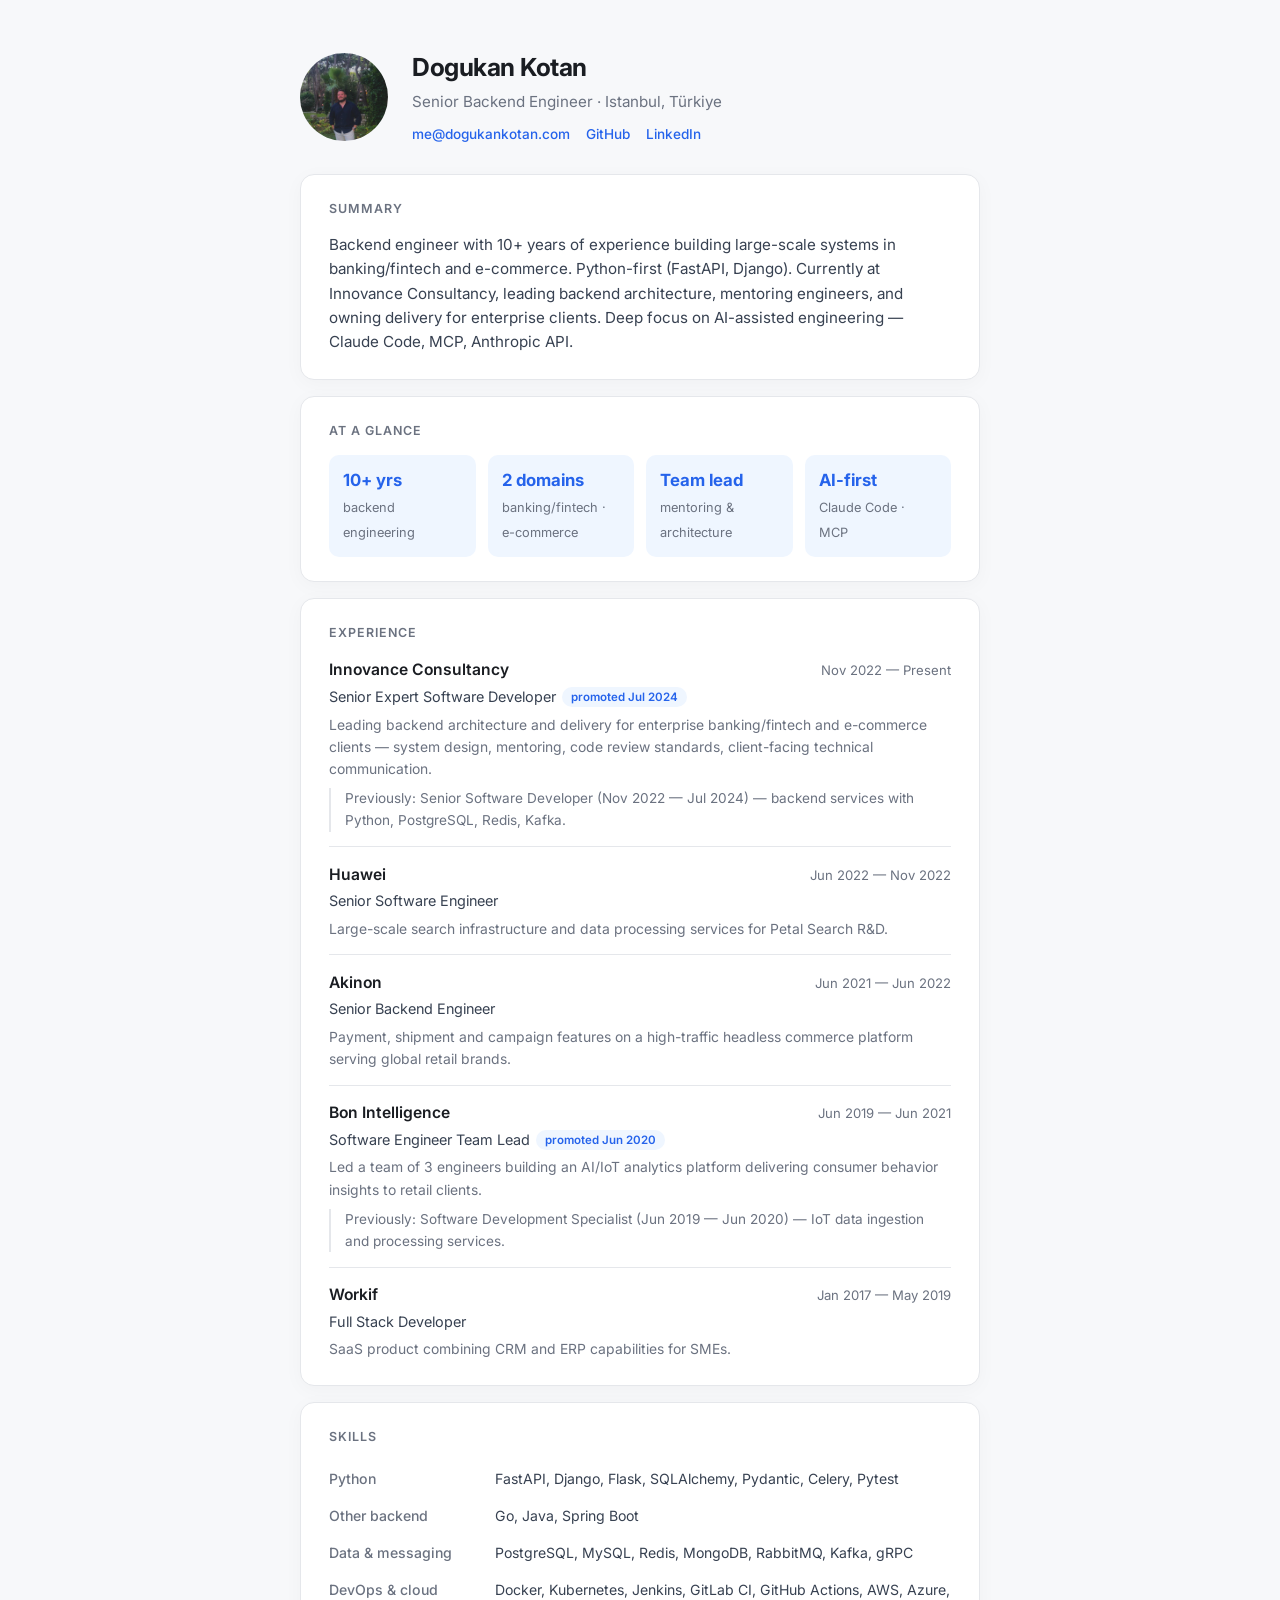
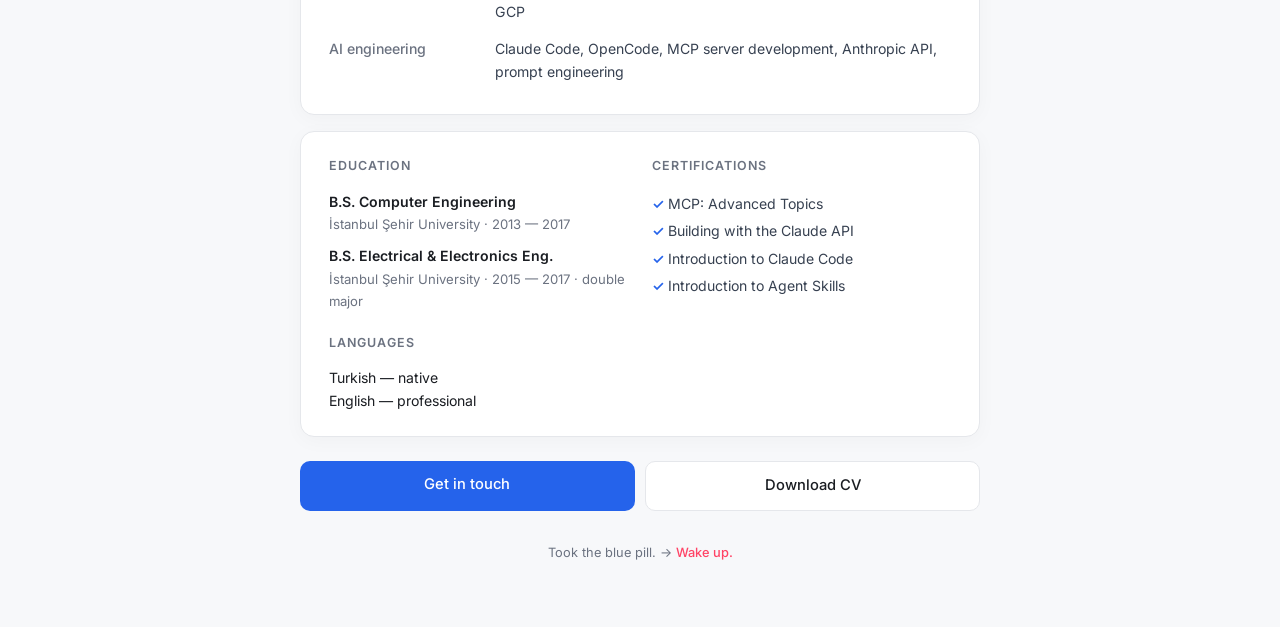
<file: blue.html>
<!DOCTYPE html>
<html lang="en">
<head>
    <meta charset="UTF-8">
    <meta name="viewport" content="width=device-width, initial-scale=1.0">
    <title>Dogukan Kotan — Senior Backend Engineer</title>
    <link rel="preconnect" href="https://fonts.googleapis.com">
    <link rel="preconnect" href="https://fonts.gstatic.com" crossorigin>
    <link href="https://fonts.googleapis.com/css2?family=Inter:wght@400;500;600;700&display=swap" rel="stylesheet">
    <style>
        *, *::before, *::after { box-sizing: border-box; margin: 0; padding: 0; }

        :root {
            --bg: #f7f8fa;
            --card: #ffffff;
            --text: #1a1d22;
            --muted: #6b7280;
            --line: #e5e7eb;
            --blue: #2563eb;
            --blue-soft: #eff6ff;
        }

        body {
            background: var(--bg);
            color: var(--text);
            font-family: 'Inter', -apple-system, sans-serif;
            line-height: 1.6;
            padding: 3rem 1.25rem 4rem;
        }

        .page {
            max-width: 680px;
            margin: 0 auto;
        }

        /* ── Header ── */
        .header {
            display: flex;
            align-items: center;
            gap: 1.5rem;
            margin-bottom: 1.75rem;
        }

        .avatar {
            width: 88px;
            height: 88px;
            border-radius: 50%;
            object-fit: cover;
            flex-shrink: 0;
        }

        h1 {
            font-size: 1.55rem;
            font-weight: 700;
            letter-spacing: -0.02em;
        }

        .role {
            color: var(--muted);
            font-size: 0.95rem;
            margin-top: 0.15rem;
        }

        .contact-row {
            display: flex;
            flex-wrap: wrap;
            gap: 0.4rem 1rem;
            margin-top: 0.6rem;
            font-size: 0.85rem;
        }

        .contact-row a {
            color: var(--blue);
            text-decoration: none;
            font-weight: 500;
        }

        .contact-row a:hover { text-decoration: underline; }

        /* ── Sections ── */
        section {
            background: var(--card);
            border: 1px solid var(--line);
            border-radius: 14px;
            padding: 1.5rem 1.75rem;
            margin-bottom: 1rem;
            box-shadow: 0 4px 20px rgba(0, 0, 0, 0.03);
        }

        h2 {
            font-size: 0.78rem;
            font-weight: 600;
            text-transform: uppercase;
            letter-spacing: 0.08em;
            color: var(--muted);
            margin-bottom: 0.9rem;
        }

        .summary { font-size: 0.95rem; color: #374151; }

        /* ── Highlights ── */
        .highlights {
            display: grid;
            grid-template-columns: repeat(auto-fit, minmax(140px, 1fr));
            gap: 0.75rem;
        }

        .highlight {
            background: var(--blue-soft);
            border-radius: 10px;
            padding: 0.75rem 0.9rem;
        }

        .highlight strong {
            display: block;
            font-size: 1.05rem;
            font-weight: 700;
            color: var(--blue);
        }

        .highlight span {
            font-size: 0.8rem;
            color: var(--muted);
        }

        /* ── Experience ── */
        .job { padding: 0.9rem 0; border-bottom: 1px solid var(--line); }
        .job:first-of-type { padding-top: 0; }
        .job:last-child { border-bottom: none; padding-bottom: 0; }

        .job-head {
            display: flex;
            justify-content: space-between;
            align-items: baseline;
            gap: 1rem;
            flex-wrap: wrap;
        }

        .job-company { font-weight: 600; font-size: 0.98rem; }
        .job-dates { color: var(--muted); font-size: 0.82rem; white-space: nowrap; }

        .job-role {
            font-size: 0.9rem;
            color: #374151;
            margin-top: 0.15rem;
        }

        .promoted {
            display: inline-block;
            background: var(--blue-soft);
            color: var(--blue);
            font-size: 0.72rem;
            font-weight: 600;
            border-radius: 999px;
            padding: 0.05rem 0.55rem;
            margin-left: 0.4rem;
            vertical-align: 1px;
        }

        .job-desc {
            font-size: 0.87rem;
            color: var(--muted);
            margin-top: 0.35rem;
        }

        .job-prev {
            font-size: 0.85rem;
            color: var(--muted);
            margin-top: 0.5rem;
            padding-left: 0.9rem;
            border-left: 2px solid var(--line);
        }

        /* ── Skills ── */
        .skill-row {
            display: grid;
            grid-template-columns: 150px 1fr;
            gap: 1rem;
            padding: 0.45rem 0;
            font-size: 0.88rem;
        }

        .skill-row dt { color: var(--muted); font-weight: 500; }
        .skill-row dd { color: #374151; }

        /* ── Footer grid: education / languages ── */
        .meta-grid {
            display: grid;
            grid-template-columns: 1fr 1fr;
            gap: 1.5rem;
        }

        @media (max-width: 540px) {
            .meta-grid { grid-template-columns: 1fr; }
            .skill-row { grid-template-columns: 1fr; gap: 0.1rem; }
            .header { flex-direction: column; text-align: center; }
            .contact-row { justify-content: center; }
        }

        .meta-item { font-size: 0.88rem; }
        .meta-item .t { font-weight: 600; }
        .meta-item .s { color: var(--muted); font-size: 0.82rem; }

        ul.plain { list-style: none; }
        ul.plain li { font-size: 0.88rem; color: #374151; padding: 0.15rem 0; }
        ul.plain li::before { content: '✓ '; color: var(--blue); font-weight: 600; }

        /* ── CTA ── */
        .links {
            display: flex;
            flex-wrap: wrap;
            gap: 0.65rem;
            margin-top: 1.5rem;
        }

        .links a {
            flex: 1 1 140px;
            text-align: center;
            padding: 0.75rem 1rem;
            border-radius: 10px;
            text-decoration: none;
            font-size: 0.92rem;
            font-weight: 500;
            transition: transform 0.15s ease, background 0.15s ease;
        }

        .links a:hover { transform: translateY(-2px); }

        .btn-primary { background: var(--blue); color: #fff; }
        .btn-primary:hover { background: #1d4ed8; }

        .btn-ghost {
            background: var(--card);
            color: var(--text);
            border: 1px solid var(--line);
        }
        .btn-ghost:hover { background: #f3f4f6; }

        .back {
            margin-top: 2rem;
            font-size: 0.8rem;
            color: var(--muted);
            text-align: center;
        }
        .back a { color: #ff4466; text-decoration: none; font-weight: 500; }
        .back a:hover { text-decoration: underline; }
    </style>
</head>
<body>
    <main class="page">

        <div class="header">
            <img src="images/me.jpeg" alt="Dogukan Kotan" class="avatar">
            <div>
                <h1>Dogukan Kotan</h1>
                <p class="role">Senior Backend Engineer · Istanbul, Türkiye</p>
                <div class="contact-row">
                    <a href="mailto:me@dogukankotan.com">me@dogukankotan.com</a>
                    <a href="https://github.com/dogukankotan" target="_blank" rel="noopener noreferrer">GitHub</a>
                    <a href="https://www.linkedin.com/in/dogukankotan/" target="_blank" rel="noopener noreferrer">LinkedIn</a>
                </div>
            </div>
        </div>

        <section>
            <h2>Summary</h2>
            <p class="summary">
                Backend engineer with 10+ years of experience building large-scale systems in
                banking/fintech and e-commerce. Python-first (FastAPI, Django). Currently at
                Innovance Consultancy, leading backend architecture, mentoring engineers, and
                owning delivery for enterprise clients. Deep focus on AI-assisted engineering —
                Claude Code, MCP, Anthropic API.
            </p>
        </section>

        <section>
            <h2>At a glance</h2>
            <div class="highlights">
                <div class="highlight"><strong>10+ yrs</strong><span>backend engineering</span></div>
                <div class="highlight"><strong>2 domains</strong><span>banking/fintech · e-commerce</span></div>
                <div class="highlight"><strong>Team lead</strong><span>mentoring &amp; architecture</span></div>
                <div class="highlight"><strong>AI-first</strong><span>Claude Code · MCP</span></div>
            </div>
        </section>

        <section>
            <h2>Experience</h2>

            <div class="job">
                <div class="job-head">
                    <span class="job-company">Innovance Consultancy</span>
                    <span class="job-dates">Nov 2022 — Present</span>
                </div>
                <p class="job-role">Senior Expert Software Developer<span class="promoted">promoted Jul 2024</span></p>
                <p class="job-desc">
                    Leading backend architecture and delivery for enterprise banking/fintech and
                    e-commerce clients — system design, mentoring, code review standards, client-facing
                    technical communication.
                </p>
                <p class="job-prev">Previously: Senior Software Developer (Nov 2022 — Jul 2024) — backend services with Python, PostgreSQL, Redis, Kafka.</p>
            </div>

            <div class="job">
                <div class="job-head">
                    <span class="job-company">Huawei</span>
                    <span class="job-dates">Jun 2022 — Nov 2022</span>
                </div>
                <p class="job-role">Senior Software Engineer</p>
                <p class="job-desc">Large-scale search infrastructure and data processing services for Petal Search R&amp;D.</p>
            </div>

            <div class="job">
                <div class="job-head">
                    <span class="job-company">Akinon</span>
                    <span class="job-dates">Jun 2021 — Jun 2022</span>
                </div>
                <p class="job-role">Senior Backend Engineer</p>
                <p class="job-desc">Payment, shipment and campaign features on a high-traffic headless commerce platform serving global retail brands.</p>
            </div>

            <div class="job">
                <div class="job-head">
                    <span class="job-company">Bon Intelligence</span>
                    <span class="job-dates">Jun 2019 — Jun 2021</span>
                </div>
                <p class="job-role">Software Engineer Team Lead<span class="promoted">promoted Jun 2020</span></p>
                <p class="job-desc">Led a team of 3 engineers building an AI/IoT analytics platform delivering consumer behavior insights to retail clients.</p>
                <p class="job-prev">Previously: Software Development Specialist (Jun 2019 — Jun 2020) — IoT data ingestion and processing services.</p>
            </div>

            <div class="job">
                <div class="job-head">
                    <span class="job-company">Workif</span>
                    <span class="job-dates">Jan 2017 — May 2019</span>
                </div>
                <p class="job-role">Full Stack Developer</p>
                <p class="job-desc">SaaS product combining CRM and ERP capabilities for SMEs.</p>
            </div>
        </section>

        <section>
            <h2>Skills</h2>
            <dl>
                <div class="skill-row"><dt>Python</dt><dd>FastAPI, Django, Flask, SQLAlchemy, Pydantic, Celery, Pytest</dd></div>
                <div class="skill-row"><dt>Other backend</dt><dd>Go, Java, Spring Boot</dd></div>
                <div class="skill-row"><dt>Data &amp; messaging</dt><dd>PostgreSQL, MySQL, Redis, MongoDB, RabbitMQ, Kafka, gRPC</dd></div>
                <div class="skill-row"><dt>DevOps &amp; cloud</dt><dd>Docker, Kubernetes, Jenkins, GitLab CI, GitHub Actions, AWS, Azure, GCP</dd></div>
                <div class="skill-row"><dt>AI engineering</dt><dd>Claude Code, OpenCode, MCP server development, Anthropic API, prompt engineering</dd></div>
            </dl>
        </section>

        <section>
            <div class="meta-grid">
                <div>
                    <h2>Education</h2>
                    <p class="meta-item"><span class="t">B.S. Computer Engineering</span><br>
                    <span class="s">İstanbul Şehir University · 2013 — 2017</span></p>
                    <p class="meta-item" style="margin-top:0.6rem"><span class="t">B.S. Electrical &amp; Electronics Eng.</span><br>
                    <span class="s">İstanbul Şehir University · 2015 — 2017 · double major</span></p>

                    <h2 style="margin-top:1.25rem">Languages</h2>
                    <p class="meta-item">Turkish — native<br>English — professional</p>
                </div>
                <div>
                    <h2>Certifications</h2>
                    <ul class="plain">
                        <li>MCP: Advanced Topics</li>
                        <li>Building with the Claude API</li>
                        <li>Introduction to Claude Code</li>
                        <li>Introduction to Agent Skills</li>
                    </ul>
                </div>
            </div>
        </section>

        <div class="links">
            <a href="mailto:me@dogukankotan.com" class="btn-primary">Get in touch</a>
            <a href="cv.html" target="_blank" rel="noopener noreferrer" class="btn-ghost">Download CV</a>
        </div>

        <p class="back">
            Took the blue pill. → <a href="index.html">Wake up.</a>
        </p>
    </main>
</body>
</html>
</file>
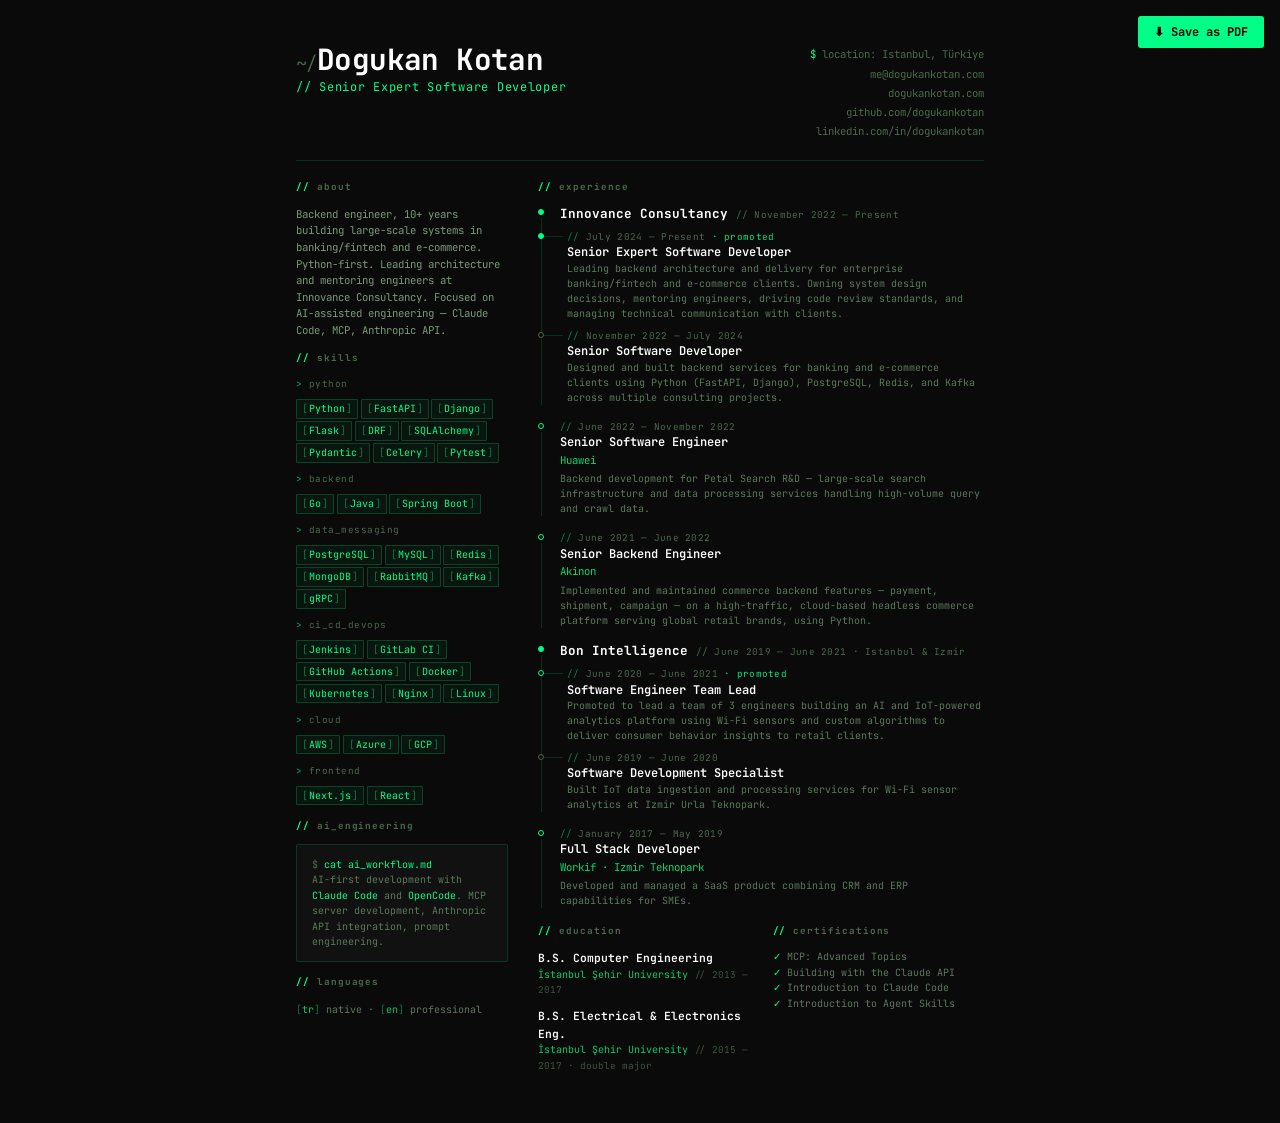
<file: cv.html>
<!DOCTYPE html>
<html lang="en">
<head>
    <meta charset="UTF-8">
    <meta name="viewport" content="width=device-width, initial-scale=1.0">
    <title>Dogukan Kotan — CV</title>
    <link rel="preconnect" href="https://fonts.googleapis.com">
    <link rel="preconnect" href="https://fonts.gstatic.com" crossorigin>
    <link href="https://fonts.googleapis.com/css2?family=JetBrains+Mono:wght@300;400;500;600;700&display=swap" rel="stylesheet">
    <link rel="stylesheet" href="cv.css">
</head>
<body>

    <button class="print-btn">⬇ Save as PDF</button>

    <!-- Header -->
    <header class="cv-header">
        <div>
            <div class="cv-name"><span class="prompt">~/</span>Dogukan Kotan</div>
            <div class="cv-title">// Senior Expert Software Developer</div>
        </div>
        <div class="cv-contact">
            <div><span class="acc">$</span> location: Istanbul, Türkiye</div>
            <div><a href="mailto:me@dogukankotan.com">me@dogukankotan.com</a></div>
            <div><a href="https://dogukankotan.com">dogukankotan.com</a></div>
            <div><a href="https://github.com/dogukankotan">github.com/dogukankotan</a></div>
            <div><a href="https://linkedin.com/in/dogukankotan">linkedin.com/in/dogukankotan</a></div>
        </div>
    </header>

    <!-- Two-column body -->
    <div class="cv-body">

        <!-- LEFT COLUMN -->
        <div class="left">

            <span class="label">about</span>
            <p class="about-text">
                Backend engineer, 10+ years building large-scale systems in banking/fintech and e-commerce.
                Python-first. Leading architecture and mentoring engineers at Innovance Consultancy.
                Focused on AI-assisted engineering — Claude Code, MCP, Anthropic API.
            </p>

            <span class="label">skills</span>

            <div class="skill-group">
                <div class="skill-group-name">python</div>
                <div class="tags">
                    <span class="tag">Python</span>
                    <span class="tag">FastAPI</span>
                    <span class="tag">Django</span>
                    <span class="tag">Flask</span>
                    <span class="tag">DRF</span>
                    <span class="tag">SQLAlchemy</span>
                    <span class="tag">Pydantic</span>
                    <span class="tag">Celery</span>
                    <span class="tag">Pytest</span>
                </div>
            </div>

            <div class="skill-group">
                <div class="skill-group-name">backend</div>
                <div class="tags">
                    <span class="tag">Go</span>
                    <span class="tag">Java</span>
                    <span class="tag">Spring Boot</span>
                </div>
            </div>

            <div class="skill-group">
                <div class="skill-group-name">data_messaging</div>
                <div class="tags">
                    <span class="tag">PostgreSQL</span>
                    <span class="tag">MySQL</span>
                    <span class="tag">Redis</span>
                    <span class="tag">MongoDB</span>
                    <span class="tag">RabbitMQ</span>
                    <span class="tag">Kafka</span>
                    <span class="tag">gRPC</span>
                </div>
            </div>

            <div class="skill-group">
                <div class="skill-group-name">ci_cd_devops</div>
                <div class="tags">
                    <span class="tag">Jenkins</span>
                    <span class="tag">GitLab CI</span>
                    <span class="tag">GitHub Actions</span>
                    <span class="tag">Docker</span>
                    <span class="tag">Kubernetes</span>
                    <span class="tag">Nginx</span>
                    <span class="tag">Linux</span>
                </div>
            </div>

            <div class="skill-group">
                <div class="skill-group-name">cloud</div>
                <div class="tags">
                    <span class="tag">AWS</span>
                    <span class="tag">Azure</span>
                    <span class="tag">GCP</span>
                </div>
            </div>

            <div class="skill-group">
                <div class="skill-group-name">frontend</div>
                <div class="tags">
                    <span class="tag">Next.js</span>
                    <span class="tag">React</span>
                </div>
            </div>

            <span class="label">ai_engineering</span>
            <div class="vibe-block">
                <span><span class="p">$ </span><span class="hl">cat ai_workflow.md</span></span><br>
                AI-first development with <span class="hl">Claude Code</span> and
                <span class="hl">OpenCode</span>. MCP server development, Anthropic API
                integration, prompt engineering.
            </div>

            <span class="label">languages</span>
            <div class="lang-item"><span class="lang-code">tr</span> native · <span class="lang-code">en</span> professional</div>

        </div>

        <!-- RIGHT COLUMN -->
        <div class="right">

            <span class="label">experience</span>

            <div class="timeline-group">
                <div class="t-line"><div class="t-dot main"></div><div class="t-track"></div></div>
                <div>
                    <div class="t-company-header">Innovance Consultancy <span class="t-range">// November 2022 — Present</span></div>

                    <div class="t-role current">
                        <div class="t-meta">July 2024 — Present <span class="t-promoted">· promoted</span></div>
                        <div class="t-title">Senior Expert Software Developer</div>
                        <div class="t-desc">Leading backend architecture and delivery for enterprise banking/fintech and e-commerce clients. Owning system design decisions, mentoring engineers, driving code review standards, and managing technical communication with clients.</div>
                    </div>

                    <div class="t-role">
                        <div class="t-meta">November 2022 — July 2024</div>
                        <div class="t-title">Senior Software Developer</div>
                        <div class="t-desc">Designed and built backend services for banking and e-commerce clients using Python (FastAPI, Django), PostgreSQL, Redis, and Kafka across multiple consulting projects.</div>
                    </div>
                </div>
            </div>

            <div class="timeline-item">
                <div class="t-line"><div class="t-dot"></div><div class="t-track"></div></div>
                <div>
                    <div class="t-meta">June 2022 — November 2022</div>
                    <div class="t-title">Senior Software Engineer</div>
                    <div class="t-company">Huawei</div>
                    <div class="t-desc">Backend development for Petal Search R&amp;D — large-scale search infrastructure and data processing services handling high-volume query and crawl data.</div>
                </div>
            </div>

            <div class="timeline-item">
                <div class="t-line"><div class="t-dot"></div><div class="t-track"></div></div>
                <div>
                    <div class="t-meta">June 2021 — June 2022</div>
                    <div class="t-title">Senior Backend Engineer</div>
                    <div class="t-company">Akinon</div>
                    <div class="t-desc">Implemented and maintained commerce backend features — payment, shipment, campaign — on a high-traffic, cloud-based headless commerce platform serving global retail brands, using Python.</div>
                </div>
            </div>

            <div class="timeline-group">
                <div class="t-line"><div class="t-dot main"></div><div class="t-track"></div></div>
                <div>
                    <div class="t-company-header">Bon Intelligence <span class="t-range">// June 2019 — June 2021 · Istanbul &amp; Izmir</span></div>

                    <div class="t-role head">
                        <div class="t-meta">June 2020 — June 2021 <span class="t-promoted">· promoted</span></div>
                        <div class="t-title">Software Engineer Team Lead</div>
                        <div class="t-desc">Promoted to lead a team of 3 engineers building an AI and IoT-powered analytics platform using Wi-Fi sensors and custom algorithms to deliver consumer behavior insights to retail clients.</div>
                    </div>

                    <div class="t-role">
                        <div class="t-meta">June 2019 — June 2020</div>
                        <div class="t-title">Software Development Specialist</div>
                        <div class="t-desc">Built IoT data ingestion and processing services for Wi-Fi sensor analytics at Izmir Urla Teknopark.</div>
                    </div>
                </div>
            </div>

            <div class="timeline-item">
                <div class="t-line"><div class="t-dot"></div><div class="t-track"></div></div>
                <div>
                    <div class="t-meta">January 2017 — May 2019</div>
                    <div class="t-title">Full Stack Developer</div>
                    <div class="t-company">Workif · Izmir Teknopark</div>
                    <div class="t-desc">Developed and managed a SaaS product combining CRM and ERP capabilities for SMEs.</div>
                </div>
            </div>

            <div class="bottom-grid">
                <div>
                    <span class="label">education</span>
                    <div class="edu-item">
                        <div class="edu-degree">B.S. Computer Engineering</div>
                        <div class="edu-school">İstanbul Şehir University <span class="edu-year">// 2013 — 2017</span></div>
                    </div>
                    <div class="edu-item">
                        <div class="edu-degree">B.S. Electrical &amp; Electronics Eng.</div>
                        <div class="edu-school">İstanbul Şehir University <span class="edu-year">// 2015 — 2017 · double major</span></div>
                    </div>
                </div>
                <div>
                    <span class="label">certifications</span>
                    <div class="cert-item">MCP: Advanced Topics</div>
                    <div class="cert-item">Building with the Claude API</div>
                    <div class="cert-item">Introduction to Claude Code</div>
                    <div class="cert-item">Introduction to Agent Skills</div>
                </div>
            </div>

        </div>
    </div>

    <script src="cv.js"></script>
</body>
</html>
</file>
<file: cv.css>
* { box-sizing: border-box; margin: 0; padding: 0; }

:root {
    --bg:      #0a0a0a;
    --surface: #111111;
    --border:  rgba(0,255,135,0.15);
    --text:    #e0ffe0;
    --muted:   #4a6a4a;
    --accent:  #00ff87;
    --dim:     #2a3a2a;
}

/* Force background color in print (color-adjust is the legacy Firefox alias) */
* { -webkit-print-color-adjust: exact; color-adjust: exact; print-color-adjust: exact; }

@page {
    size: A4;
    margin: 0;
}

/* Firefox never prints html/body backgrounds (they propagate to the page
   canvas, which is always white in print). Paint the background from a
   fixed layer instead — it repeats on every printed page. */
body::before {
    content: '';
    position: fixed;
    inset: 0;
    z-index: -1;
    background: var(--bg);
}

body {
    background: var(--bg);
    color: var(--text);
    font-family: 'JetBrains Mono', monospace;
    font-size: 9.5pt;
    line-height: 1.55;
    width: 210mm;
    min-height: 297mm;
    margin: 0 auto;
    padding: 12mm 14mm 12mm 14mm;
}

/* ── Header ── */
.cv-header {
    display: grid;
    grid-template-columns: 1fr auto;
    align-items: start;
    gap: 1rem;
    padding-bottom: 5mm;
    border-bottom: 1px solid var(--border);
    margin-bottom: 5mm;
}

.cv-name {
    font-size: 22pt;
    font-weight: 700;
    color: #ffffff;
    letter-spacing: -0.02em;
    line-height: 1;
}

.cv-name .prompt { color: var(--muted); font-weight: 300; font-size: 14pt; }

.cv-title {
    font-size: 9pt;
    color: var(--accent);
    margin-top: 3px;
    letter-spacing: 0.06em;
}

.cv-contact {
    text-align: right;
    font-size: 8pt;
    color: var(--muted);
    line-height: 1.8;
}

.cv-contact a { color: var(--muted); text-decoration: none; }
.cv-contact .acc { color: var(--accent); }

/* ── Layout: two columns ── */
.cv-body {
    display: grid;
    grid-template-columns: 1fr 2.1fr;
    gap: 0 8mm;
}

/* ── Section label ── */
.label {
    font-size: 7pt;
    font-weight: 700;
    letter-spacing: 0.1em;
    color: var(--muted);
    margin-bottom: 3mm;
    margin-top: 3.5mm;
    display: block;
}

.label::before { content: '// '; color: var(--accent); }

.left .label:first-child,
.right .label:first-child { margin-top: 0; }

/* ── Skill tags ── */
.skill-group { margin-bottom: 2.5mm; }

.skill-group-name {
    font-size: 7pt;
    color: var(--muted);
    margin-bottom: 2mm;
    letter-spacing: 0.05em;
}

.skill-group-name::before { content: '> '; color: var(--accent); opacity: 0.7; }

.tags {
    display: flex;
    flex-wrap: wrap;
    gap: 2.5px;
}

.tag {
    font-size: 7.5pt;
    color: var(--accent);
    border: 1px solid rgba(0,255,135,0.2);
    border-radius: 1px;
    padding: 1px 5px;
    background: rgba(0,255,135,0.05);
    white-space: nowrap;
}

.tag::before { content: '['; opacity: 0.4; margin-right: 1px; }
.tag::after  { content: ']'; opacity: 0.4; margin-left: 1px; }

/* ── Divider ── */
hr {
    border: none;
    border-top: 1px solid var(--border);
    margin: 5mm 0;
}

/* ── Timeline ── */
.timeline-item {
    display: grid;
    grid-template-columns: 6px 1fr;
    gap: 0 4mm;
    margin-bottom: 4mm;
    page-break-inside: avoid;
}

.timeline-item:last-child { margin-bottom: 0; }

.t-line {
    display: flex;
    flex-direction: column;
    align-items: center;
    padding-top: 3px;
}

.t-dot {
    width: 6px;
    height: 6px;
    border-radius: 50%;
    border: 1px solid var(--accent);
    background: var(--bg);
    flex-shrink: 0;
}

.t-track {
    flex: 1;
    width: 1px;
    background: var(--border);
    margin-top: 3px;
}

.timeline-item:last-child .t-track { display: none; }

/* ── Timeline: grouped company block (promotions) ── */
.timeline-group {
    display: grid;
    grid-template-columns: 6px 1fr;
    gap: 0 4mm;
    margin-bottom: 4mm;
    page-break-inside: avoid;
}

.t-dot.main { background: var(--accent); }

.t-company-header {
    font-size: 9.5pt;
    font-weight: 700;
    color: #ffffff;
    line-height: 1.3;
}

.t-range {
    font-size: 7pt;
    font-weight: 400;
    color: var(--muted);
    letter-spacing: 0.03em;
}

.t-role {
    position: relative;
    margin-top: 2mm;
    padding-left: 2mm;
}

/* sub-dot sitting on the vertical track */
.t-role::before {
    content: '';
    position: absolute;
    left: calc(-4mm - 6px);
    top: 3px;
    width: 4px;
    height: 4px;
    border-radius: 50%;
    border: 1px solid var(--muted);
    background: var(--bg);
}

/* horizontal connector from track to role text */
.t-role::after {
    content: '';
    position: absolute;
    left: -4mm;
    top: 6px;
    width: calc(4mm + 1mm);
    height: 1px;
    background: var(--border);
}

.t-role.current::before {
    border-color: var(--accent);
    background: var(--accent);
}

.t-role.head::before { border-color: var(--accent); }

.t-promoted {
    color: var(--accent);
    opacity: 0.9;
}

.t-meta {
    font-size: 7pt;
    color: var(--muted);
    margin-bottom: 1px;
    letter-spacing: 0.03em;
}

.t-meta::before { content: '// '; color: var(--accent); opacity: 0.5; }

.t-title {
    font-size: 9pt;
    font-weight: 600;
    color: #ffffff;
    line-height: 1.3;
}

.t-company {
    font-size: 8pt;
    color: var(--accent);
    opacity: 0.85;
    margin: 1px 0 3px;
}

.t-desc {
    font-size: 7.5pt;
    color: #5a7a5a;
    line-height: 1.5;
}

/* ── About ── */
.about-text {
    font-size: 8pt;
    color: #7a9a7a;
    line-height: 1.55;
}

/* ── Vibe Coding block ── */
.vibe-block {
    border: 1px solid var(--border);
    border-radius: 2px;
    padding: 3mm 4mm;
    background: var(--surface);
    font-size: 7.5pt;
    color: #5a7a5a;
    line-height: 1.55;
    page-break-inside: avoid;
}

.vibe-block .p  { color: var(--muted); }
.vibe-block .hl { color: var(--accent); }

/* ── Bottom grid: education + certifications side by side ── */
.bottom-grid {
    display: grid;
    grid-template-columns: 1fr 1fr;
    gap: 0 6mm;
    page-break-inside: avoid;
}

.bottom-grid .label { margin-top: 1mm; }

/* ── Education ── */
.edu-item { margin-bottom: 2.5mm; }
.edu-item:last-child { margin-bottom: 0; }

.edu-degree {
    font-size: 8.5pt;
    font-weight: 600;
    color: #ffffff;
}

.edu-school {
    font-size: 7.5pt;
    color: var(--accent);
    opacity: 0.8;
}

.edu-year {
    font-size: 7pt;
    color: var(--muted);
}

/* ── Certs ── */
.cert-item {
    font-size: 7.5pt;
    color: #5a7a5a;
    line-height: 1.55;
}

.cert-item::before { content: '✓  '; color: var(--accent); }

/* ── Languages ── */
.lang-item {
    font-size: 7.5pt;
    color: #5a7a5a;
    line-height: 1.7;
}

.lang-code {
    color: var(--accent);
    opacity: 0.8;
}

.lang-code::before { content: '['; opacity: 0.5; }
.lang-code::after  { content: ']'; opacity: 0.5; }

/* ── Print button (screen only) ── */
.print-btn {
    position: fixed;
    top: 16px;
    right: 16px;
    background: var(--accent);
    color: #000;
    border: none;
    border-radius: 3px;
    padding: 8px 16px;
    font-family: 'JetBrains Mono', monospace;
    font-size: 12px;
    font-weight: 700;
    cursor: pointer;
    z-index: 999;
}

.print-btn:hover { background: #33ffaa; }

@media print {
    .print-btn { display: none; }
    /* Firefox: auto margins and an exact 297mm min-height cause the first
       page to shift/overflow onto a second page due to rounding — pin the
       body to the page box instead */
    body {
        padding: 12mm 14mm;
        margin: 0;
        min-height: auto;
    }
}
</file>
